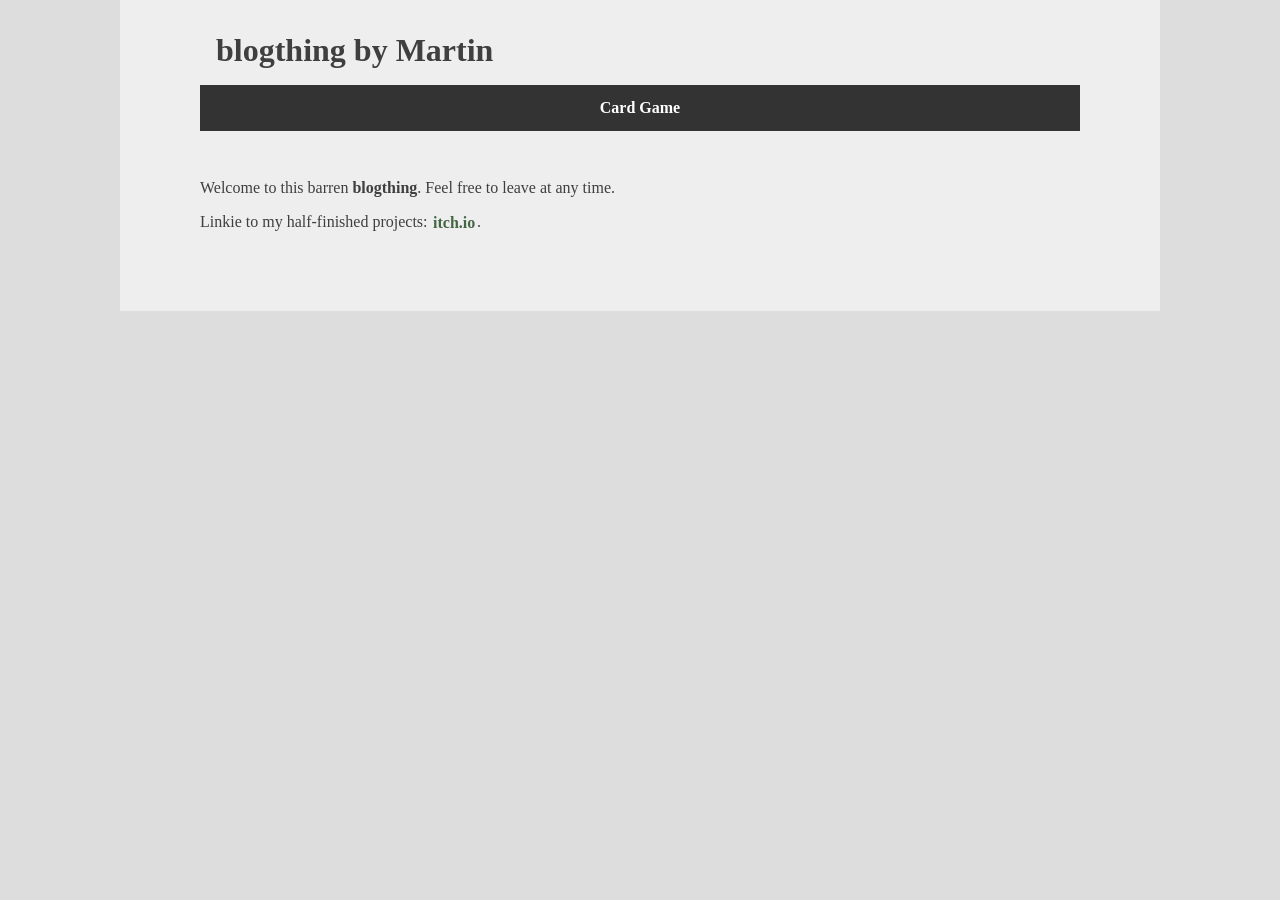
<file: index.html>
<!DOCTYPE html>
<html lang="en">
    <head>
        <meta charset="utf-8">
        <link rel="stylesheet" href="css/style.css">
        <title>blogthing</title>
    </head>

    <body>
        <header>
            <h1 class="hN">blogthing by Martin</h1>
            <div class="navbar">
                <ul>
                    <li><a href="cardgame/index.html">Card Game</a></li>
                </ul>
            </div>
        </header>
        <main>
            <section>
                <p>
                    Welcome to this barren <b>blogthing</b>. Feel free to leave at any time.
                </p>
                <p>
                    Linkie to my half-finished projects: <a
                        href="headless-axolotl.itch.io">itch.io</a>.
                </p>
            </section>
        </main>
        <footer>
        </footer>
    </body>
</html>
</file>
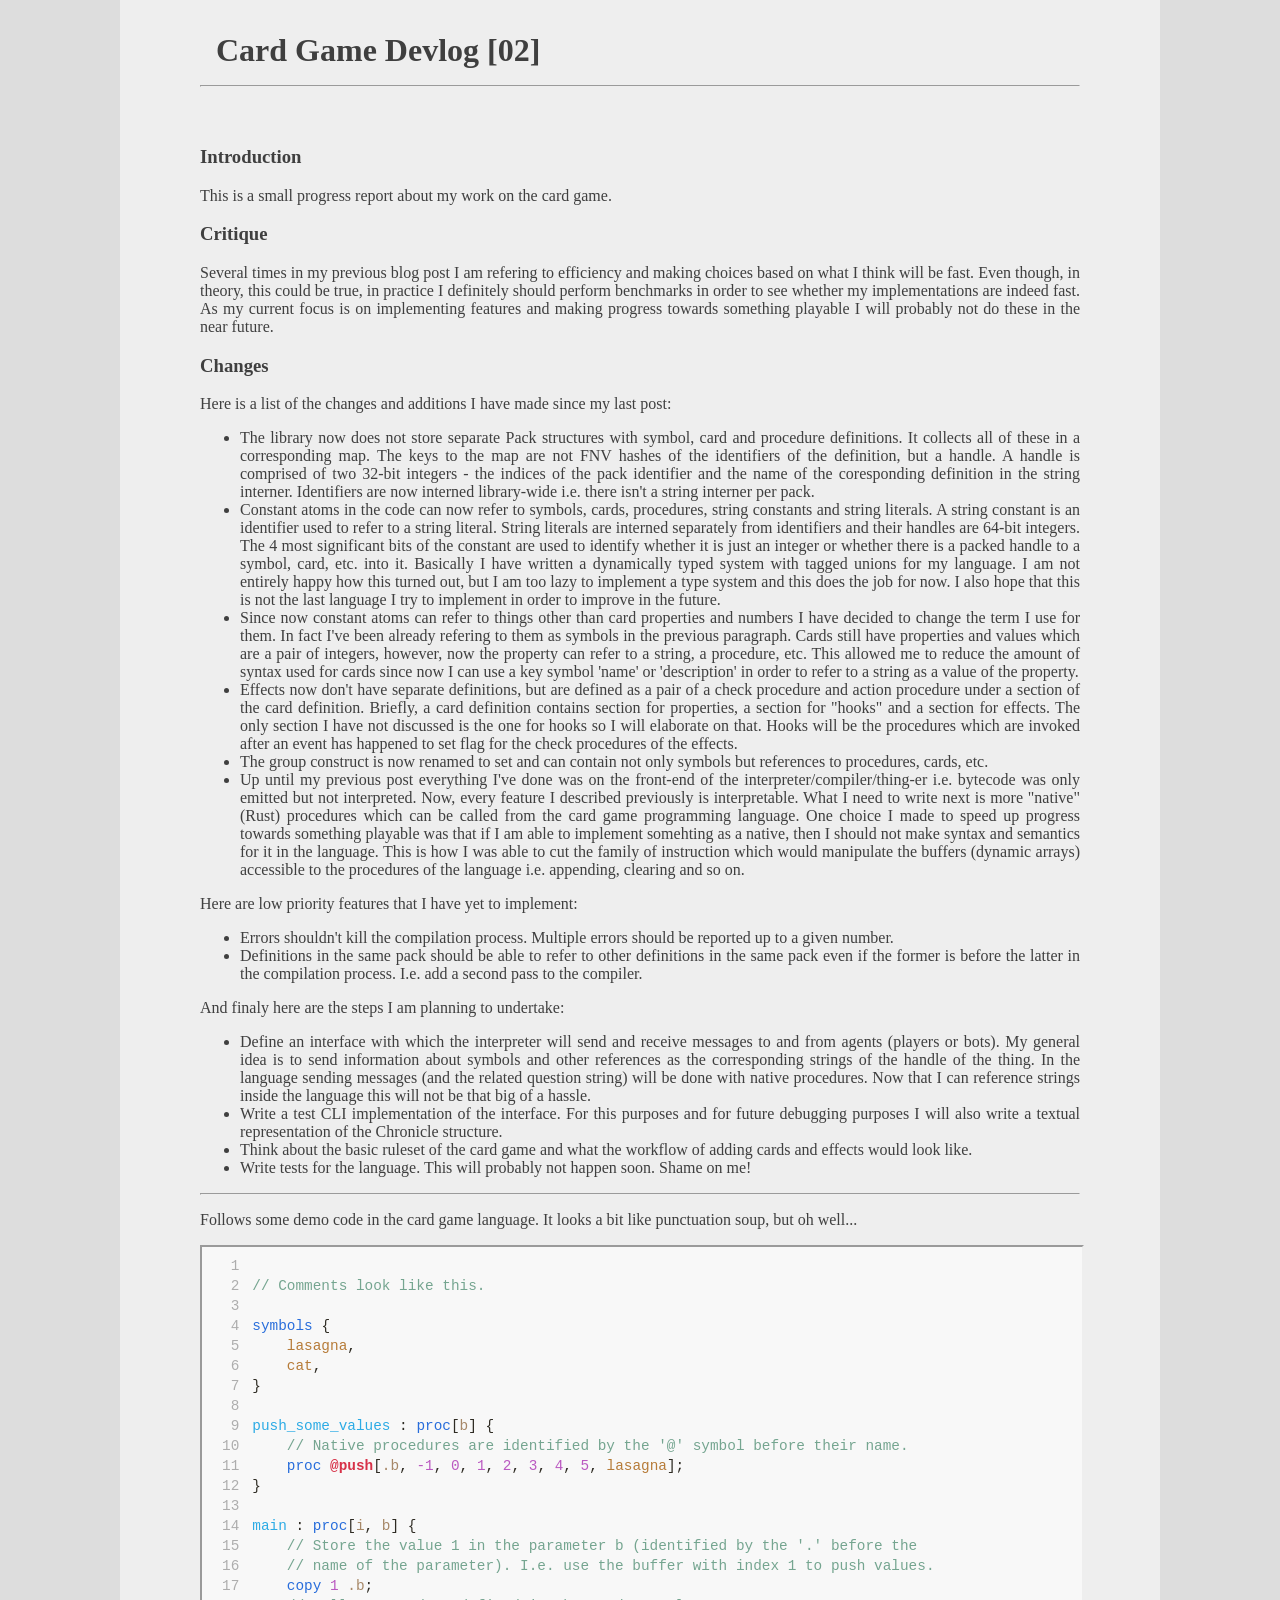
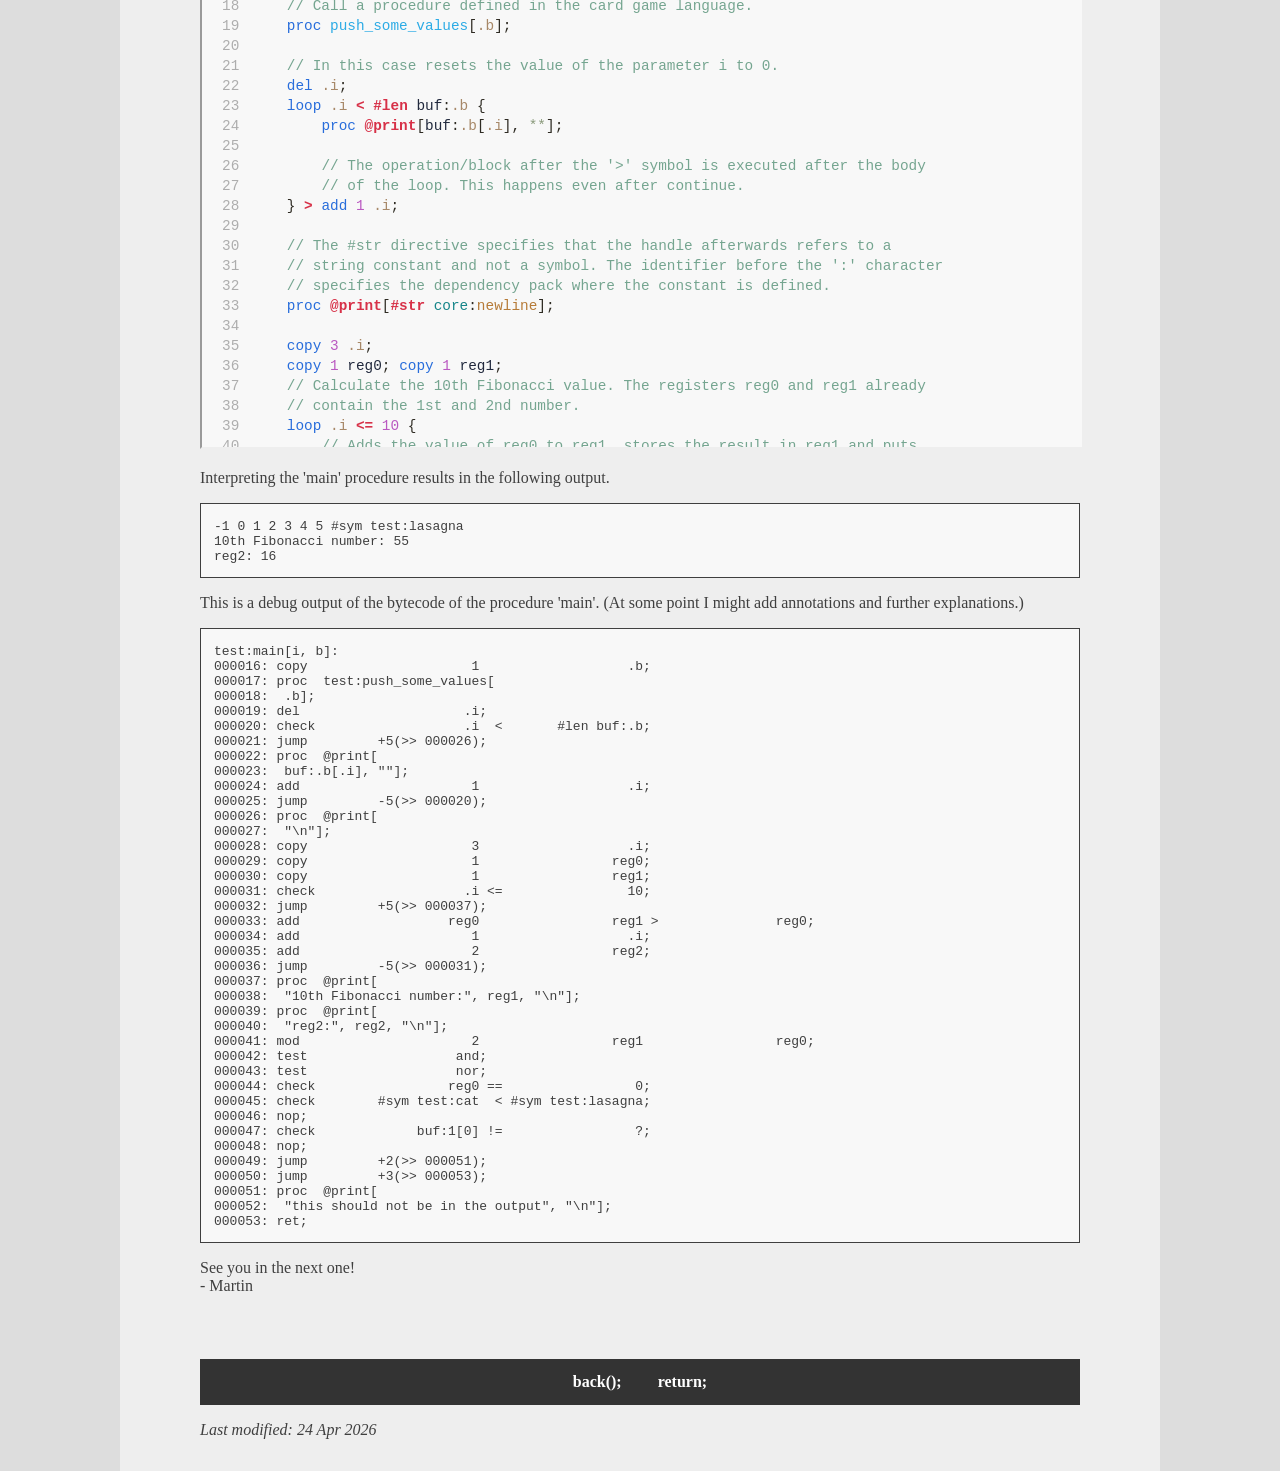
<file: cardgame/update_01.html>
<!DOCTYPE html>
<html lang="en">
    <head>
        <meta charset="utf-8">
        <link rel="stylesheet" href="../css/style.css">
        <title>blogthing: Card Game</title>
        <!-- <script id="MathJax-script" async -->
        <!--     src="https://cdn.jsdelivr.net/npm/mathjax@4/tex-mml-chtml.js"> -->
        <!-- </script> -->
    </head>

    <body>
        <header>
            <h1 class="hN"> Card Game Devlog [02] </h1>
            <hr>
        </header>
        <main>
            <section>
                <h3>
                     Introduction
                </h3>
                <p>
                    This is a small progress report about my work on the card game.
                </p>

                <h3>
                    Critique
                </h3>
                <p>
                    Several times in my previous blog post I am refering to efficiency and making
                    choices based on what I think will be fast. Even though, in theory, this could
                    be true, in practice I definitely should perform benchmarks in order to see
                    whether my implementations are indeed fast. As my current focus is on
                    implementing features and making progress towards something playable I will
                    probably not do these in the near future.
                </p>

                <h3>
                     Changes
                </h3>
                <p>
                    Here is a list of the changes and additions I have made since my last post:
                </p>
                <ul>
                    <li>
                        The library now does not store separate Pack structures with symbol, card
                        and procedure definitions. It collects all of these in a corresponding map.
                        The keys to the map are not FNV hashes of the identifiers of the definition,
                        but a handle. A handle is comprised of two 32-bit integers - the indices of
                        the pack identifier and the name of the coresponding definition in the
                        string interner. Identifiers are now interned library-wide i.e. there isn't
                        a string interner per pack.
                    </li>

                    <li>
                        Constant atoms in the code can now refer to symbols, cards, procedures,
                        string constants and string literals. A string constant is an identifier
                        used to refer to a string literal. String literals are interned separately
                        from identifiers and their handles are 64-bit integers. The 4 most
                        significant bits of the constant are used to identify whether it is just an
                        integer or whether there is a packed handle to a symbol, card, etc. into it.
                        Basically I have written a dynamically typed system with tagged unions for
                        my language. I am not entirely happy how this turned out, but I am too lazy
                        to implement a type system and this does the job for now. I also hope that
                        this is not the last language I try to implement in order to improve in the
                        future.
                    </li>

                    <li>
                        Since now constant atoms can refer to things other than card properties and
                        numbers I have decided to change the term I use for them. In fact I've been
                        already refering to them as symbols in the previous paragraph. Cards still
                        have properties and values which are a pair of integers, however, now the
                        property can refer to a string, a procedure, etc. This allowed me to reduce
                        the amount of syntax used for cards since now I can use a key symbol 'name'
                        or 'description' in order to refer to a string as a value of the property.
                    </li>

                    <li>
                        Effects now don't have separate definitions, but are defined as a pair of a
                        check procedure and action procedure under a section of the card definition.
                        Briefly, a card definition contains section for properties, a section for
                        "hooks" and a section for effects. The only section I have not discussed is
                        the one for hooks so I will elaborate on that. Hooks will be the procedures
                        which are invoked after an event has happened to set flag for the check
                        procedures of the effects.
                    </li>

                    <li>
                        The group construct is now renamed to set and can contain not only symbols
                        but references to procedures, cards, etc.
                    </li>

                    <li>
                        Up until my previous post everything I've done was on the front-end of the
                        interpreter/compiler/thing-er i.e. bytecode was only emitted but not
                        interpreted. Now, every feature I described previously is interpretable.
                        What I need to write next is more "native" (Rust) procedures which can be
                        called from the card game programming language. One choice I made to speed
                        up progress towards something playable was that if I am able to implement
                        somehting as a native, then I should not make syntax and semantics for it in
                        the language. This is how I was able to cut the family of instruction which
                        would manipulate the buffers (dynamic arrays) accessible to the procedures
                        of the language i.e. appending, clearing and so on.
                    </li>
                </ul>

                <p>
                    Here are low priority features that I have yet to implement:
                </p>

                <ul>
                    <li>
                        Errors shouldn't kill the compilation process. Multiple errors should be
                        reported up to a given number.
                    </li>
                    <li>
                        Definitions in the same pack should be able to refer to other definitions in
                        the same pack even if the former is before the latter in the compilation
                        process. I.e. add a second pass to the compiler.
                    </li>
                </ul>

                <p>
                    And finaly here are the steps I am planning to undertake:
                </p>

                <ul>
                    <li>
                        Define an interface with which the interpreter will send and receive
                        messages to and from agents (players or bots). My general idea is to send
                        information about symbols and other references as the corresponding strings
                        of the handle of the thing. In the language sending messages (and the
                        related question string) will be done with native procedures. Now that I can
                        reference strings inside the language this will not be that big of a hassle.
                    </li>
                    <li>
                        Write a test CLI implementation of the interface. For this purposes and for
                        future debugging purposes I will also write a textual representation of the
                        Chronicle structure.
                    </li>
                    <li>
                        Think about the basic ruleset of the card game and what the workflow of
                        adding cards and effects would look like.
                    </li>
                    <li>
                        Write tests for the language. This will probably not happen soon. Shame on
                        me!
                    </li>
                </ul>
            </section>

            <section>
                <hr>
                <p>
                    Follows some demo code in the card game language. It looks a bit like
                    punctuation soup, but oh well...
                </p>
                <iframe class="code_snippet" src="./snippets/text.cg.html"></iframe>

                <p>
                    Interpreting the 'main' procedure results in the following output.
                </p>
<div class="code_block"><pre><code>
-1 0 1 2 3 4 5 #sym test:lasagna 
10th Fibonacci number: 55 
reg2: 16 </code></pre></div>

                <p>
                    This is a debug output of the bytecode of the procedure 'main'. (At some point I
                    might add annotations and further explanations.)
                </p>

<div class="code_block"><pre><code>
test:main[i, b]:
000016: copy                     1                   .b;
000017: proc  test:push_some_values[
000018:  .b];
000019: del                     .i;
000020: check                   .i  &lt;       #len buf:.b;
000021: jump         +5(&gt;&gt; 000026);
000022: proc  @print[
000023:  buf:.b[.i], ""];
000024: add                      1                   .i;
000025: jump         -5(&gt;&gt; 000020);
000026: proc  @print[
000027:  "\n"];
000028: copy                     3                   .i;
000029: copy                     1                 reg0;
000030: copy                     1                 reg1;
000031: check                   .i &lt;=                10;
000032: jump         +5(&gt;&gt; 000037);
000033: add                   reg0                 reg1 &gt;               reg0;
000034: add                      1                   .i;
000035: add                      2                 reg2;
000036: jump         -5(&gt;&gt; 000031);
000037: proc  @print[
000038:  "10th Fibonacci number:", reg1, "\n"];
000039: proc  @print[
000040:  "reg2:", reg2, "\n"];
000041: mod                      2                 reg1                 reg0;
000042: test                   and;
000043: test                   nor;
000044: check                 reg0 ==                 0;
000045: check        #sym test:cat  &lt; #sym test:lasagna;
000046: nop;
000047: check             buf:1[0] !=                 ?;
000048: nop;
000049: jump         +2(&gt;&gt; 000051);
000050: jump         +3(&gt;&gt; 000053);
000051: proc  @print[
000052:  "this should not be in the output", "\n"];
000053: ret;</code></pre></div>

            </section>

            <section>
                <p>
                    See you in the next one!<br/>- Martin
                </p>

            </section>
        </main>

        <footer>
            <div class="navbar">
                <ul>
                    <li><a href="./index.html">back();</a></li>
                    <li><a href="../index.html">return;</a></li>
                </ul>
                <p><i>Last modified: 24 Apr 2026</i></p>
            </div>
        </footer>
    </body>
</html>
</file>
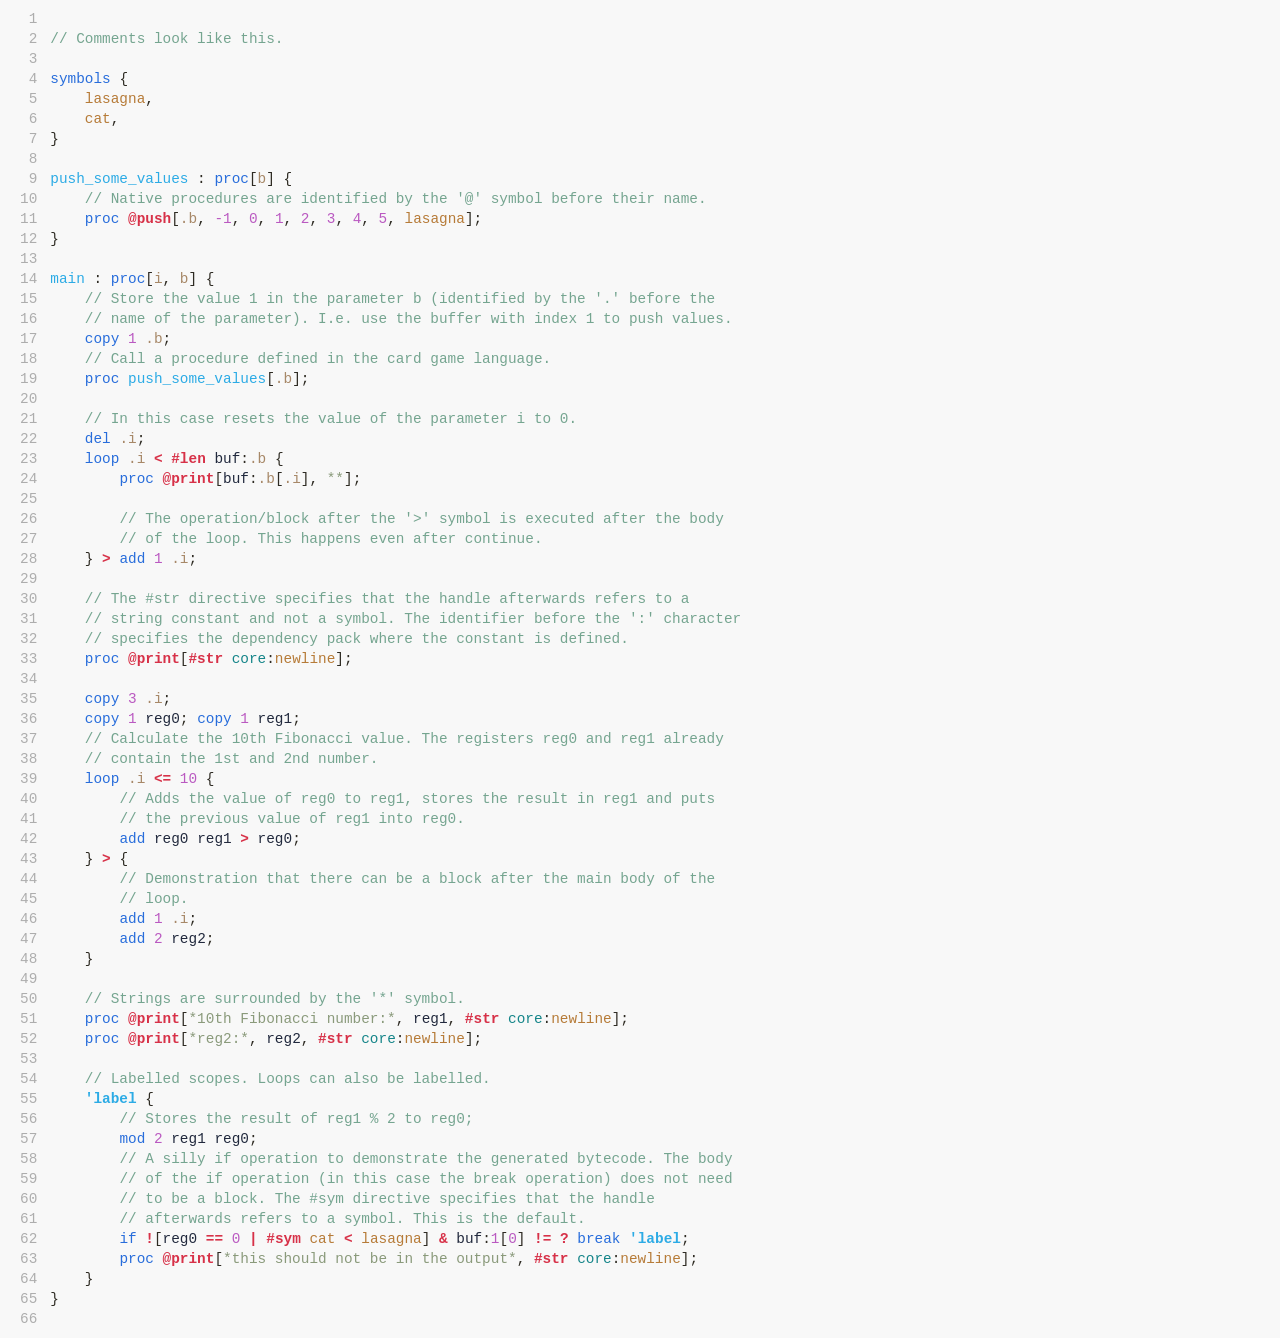
<file: cardgame/snippets/text.cg.html>
<!doctype HTML>
<head>
    <title>text.cg</title>
    <link rel="stylesheet" href="./snippets_style.css">
</head>

<body>

<table>
<tr><td class=line-number>1</td><td class=line>
</td></tr>
<tr><td class=line-number>2</td><td class=line><span class='comment'>// Comments look like this.</span>
</td></tr>
<tr><td class=line-number>3</td><td class=line>
</td></tr>
<tr><td class=line-number>4</td><td class=line><span class='keyword'>symbols</span> <span class='punctuation bracket'>{</span>
</td></tr>
<tr><td class=line-number>5</td><td class=line>    <span class='constant'>lasagna</span><span class='punctuation delimiter'>,</span>
</td></tr>
<tr><td class=line-number>6</td><td class=line>    <span class='constant'>cat</span><span class='punctuation delimiter'>,</span>
</td></tr>
<tr><td class=line-number>7</td><td class=line><span class='punctuation bracket'>}</span>
</td></tr>
<tr><td class=line-number>8</td><td class=line>
</td></tr>
<tr><td class=line-number>9</td><td class=line><span class='function'>push_some_values</span> <span class='punctuation delimiter'>:</span> <span class='keyword'>proc</span><span class='punctuation bracket'>[</span><span class='variable parameter'>b</span><span class='punctuation bracket'>]</span> <span class='punctuation bracket'>{</span>
</td></tr>
<tr><td class=line-number>10</td><td class=line>    <span class='comment'>// Native procedures are identified by the &#39;@&#39; symbol before their name.</span>
</td></tr>
<tr><td class=line-number>11</td><td class=line>    <span class='keyword'>proc</span> <span class='operator'>@push</span><span class='punctuation bracket'>[</span><span class='variable parameter'>.b</span><span class='punctuation delimiter'>,</span> <span class='number'>-1</span><span class='punctuation delimiter'>,</span> <span class='number'>0</span><span class='punctuation delimiter'>,</span> <span class='number'>1</span><span class='punctuation delimiter'>,</span> <span class='number'>2</span><span class='punctuation delimiter'>,</span> <span class='number'>3</span><span class='punctuation delimiter'>,</span> <span class='number'>4</span><span class='punctuation delimiter'>,</span> <span class='number'>5</span><span class='punctuation delimiter'>,</span> <span class='constant'>lasagna</span><span class='punctuation bracket'>]</span><span class='punctuation delimiter'>;</span>
</td></tr>
<tr><td class=line-number>12</td><td class=line><span class='punctuation bracket'>}</span>
</td></tr>
<tr><td class=line-number>13</td><td class=line>
</td></tr>
<tr><td class=line-number>14</td><td class=line><span class='function'>main</span> <span class='punctuation delimiter'>:</span> <span class='keyword'>proc</span><span class='punctuation bracket'>[</span><span class='variable parameter'>i</span><span class='punctuation delimiter'>,</span> <span class='variable parameter'>b</span><span class='punctuation bracket'>]</span> <span class='punctuation bracket'>{</span>
</td></tr>
<tr><td class=line-number>15</td><td class=line>    <span class='comment'>// Store the value 1 in the parameter b (identified by the &#39;.&#39; before the</span>
</td></tr>
<tr><td class=line-number>16</td><td class=line>    <span class='comment'>// name of the parameter). I.e. use the buffer with index 1 to push values.</span>
</td></tr>
<tr><td class=line-number>17</td><td class=line>    <span class='keyword'>copy</span> <span class='number'>1</span> <span class='variable parameter'>.b</span><span class='punctuation delimiter'>;</span>
</td></tr>
<tr><td class=line-number>18</td><td class=line>    <span class='comment'>// Call a procedure defined in the card game language.</span>
</td></tr>
<tr><td class=line-number>19</td><td class=line>    <span class='keyword'>proc</span> <span class='function'>push_some_values</span><span class='punctuation bracket'>[</span><span class='variable parameter'>.b</span><span class='punctuation bracket'>]</span><span class='punctuation delimiter'>;</span>
</td></tr>
<tr><td class=line-number>20</td><td class=line>
</td></tr>
<tr><td class=line-number>21</td><td class=line>    <span class='comment'>// In this case resets the value of the parameter i to 0.</span>
</td></tr>
<tr><td class=line-number>22</td><td class=line>    <span class='keyword'>del</span> <span class='variable parameter'>.i</span><span class='punctuation delimiter'>;</span> 
</td></tr>
<tr><td class=line-number>23</td><td class=line>    <span class='keyword'>loop</span> <span class='variable parameter'>.i</span> <span class='operator'>&lt;</span> <span class='operator'>#len</span> <span class='variable'>buf</span><span class='punctuation delimiter'>:</span><span class='variable parameter'>.b</span> <span class='punctuation bracket'>{</span>
</td></tr>
<tr><td class=line-number>24</td><td class=line>        <span class='keyword'>proc</span> <span class='operator'>@print</span><span class='punctuation bracket'>[</span><span class='variable'>buf</span><span class='punctuation delimiter'>:</span><span class='variable parameter'>.b</span><span class='punctuation bracket'>[</span><span class='variable parameter'>.i</span><span class='punctuation bracket'>]</span><span class='punctuation delimiter'>,</span> <span class='string'>**</span><span class='punctuation bracket'>]</span><span class='punctuation delimiter'>;</span>
</td></tr>
<tr><td class=line-number>25</td><td class=line>
</td></tr>
<tr><td class=line-number>26</td><td class=line>        <span class='comment'>// The operation/block after the &#39;&gt;&#39; symbol is executed after the body</span>
</td></tr>
<tr><td class=line-number>27</td><td class=line>        <span class='comment'>// of the loop. This happens even after continue.</span>
</td></tr>
<tr><td class=line-number>28</td><td class=line>    <span class='punctuation bracket'>}</span> <span class='operator'>&gt;</span> <span class='keyword'>add</span> <span class='number'>1</span> <span class='variable parameter'>.i</span><span class='punctuation delimiter'>;</span>
</td></tr>
<tr><td class=line-number>29</td><td class=line>
</td></tr>
<tr><td class=line-number>30</td><td class=line>    <span class='comment'>// The #str directive specifies that the handle afterwards refers to a</span>
</td></tr>
<tr><td class=line-number>31</td><td class=line>    <span class='comment'>// string constant and not a symbol. The identifier before the &#39;:&#39; character</span>
</td></tr>
<tr><td class=line-number>32</td><td class=line>    <span class='comment'>// specifies the dependency pack where the constant is defined.</span>
</td></tr>
<tr><td class=line-number>33</td><td class=line>    <span class='keyword'>proc</span> <span class='operator'>@print</span><span class='punctuation bracket'>[</span><span class='operator'>#str</span> <span class='module'>core</span><span class='punctuation delimiter'>:</span><span class='constant'>newline</span><span class='punctuation bracket'>]</span><span class='punctuation delimiter'>;</span>
</td></tr>
<tr><td class=line-number>34</td><td class=line>
</td></tr>
<tr><td class=line-number>35</td><td class=line>    <span class='keyword'>copy</span> <span class='number'>3</span> <span class='variable parameter'>.i</span><span class='punctuation delimiter'>;</span>
</td></tr>
<tr><td class=line-number>36</td><td class=line>    <span class='keyword'>copy</span> <span class='number'>1</span> <span class='variable'>reg0</span><span class='punctuation delimiter'>;</span> <span class='keyword'>copy</span> <span class='number'>1</span> <span class='variable'>reg1</span><span class='punctuation delimiter'>;</span>
</td></tr>
<tr><td class=line-number>37</td><td class=line>    <span class='comment'>// Calculate the 10th Fibonacci value. The registers reg0 and reg1 already</span>
</td></tr>
<tr><td class=line-number>38</td><td class=line>    <span class='comment'>// contain the 1st and 2nd number.</span>
</td></tr>
<tr><td class=line-number>39</td><td class=line>    <span class='keyword'>loop</span> <span class='variable parameter'>.i</span> <span class='operator'>&lt;=</span> <span class='number'>10</span> <span class='punctuation bracket'>{</span>
</td></tr>
<tr><td class=line-number>40</td><td class=line>        <span class='comment'>// Adds the value of reg0 to reg1, stores the result in reg1 and puts</span>
</td></tr>
<tr><td class=line-number>41</td><td class=line>        <span class='comment'>// the previous value of reg1 into reg0.</span>
</td></tr>
<tr><td class=line-number>42</td><td class=line>        <span class='keyword'>add</span> <span class='variable'>reg0</span> <span class='variable'>reg1</span> <span class='operator'>&gt;</span> <span class='variable'>reg0</span><span class='punctuation delimiter'>;</span>
</td></tr>
<tr><td class=line-number>43</td><td class=line>    <span class='punctuation bracket'>}</span> <span class='operator'>&gt;</span> <span class='punctuation bracket'>{</span>
</td></tr>
<tr><td class=line-number>44</td><td class=line>        <span class='comment'>// Demonstration that there can be a block after the main body of the</span>
</td></tr>
<tr><td class=line-number>45</td><td class=line>        <span class='comment'>// loop.</span>
</td></tr>
<tr><td class=line-number>46</td><td class=line>        <span class='keyword'>add</span> <span class='number'>1</span> <span class='variable parameter'>.i</span><span class='punctuation delimiter'>;</span>
</td></tr>
<tr><td class=line-number>47</td><td class=line>        <span class='keyword'>add</span> <span class='number'>2</span> <span class='variable'>reg2</span><span class='punctuation delimiter'>;</span>
</td></tr>
<tr><td class=line-number>48</td><td class=line>    <span class='punctuation bracket'>}</span>
</td></tr>
<tr><td class=line-number>49</td><td class=line>
</td></tr>
<tr><td class=line-number>50</td><td class=line>    <span class='comment'>// Strings are surrounded by the &#39;*&#39; symbol.</span>
</td></tr>
<tr><td class=line-number>51</td><td class=line>    <span class='keyword'>proc</span> <span class='operator'>@print</span><span class='punctuation bracket'>[</span><span class='string'>*10th Fibonacci number:*</span><span class='punctuation delimiter'>,</span> <span class='variable'>reg1</span><span class='punctuation delimiter'>,</span> <span class='operator'>#str</span> <span class='module'>core</span><span class='punctuation delimiter'>:</span><span class='constant'>newline</span><span class='punctuation bracket'>]</span><span class='punctuation delimiter'>;</span>
</td></tr>
<tr><td class=line-number>52</td><td class=line>    <span class='keyword'>proc</span> <span class='operator'>@print</span><span class='punctuation bracket'>[</span><span class='string'>*reg2:*</span><span class='punctuation delimiter'>,</span> <span class='variable'>reg2</span><span class='punctuation delimiter'>,</span> <span class='operator'>#str</span> <span class='module'>core</span><span class='punctuation delimiter'>:</span><span class='constant'>newline</span><span class='punctuation bracket'>]</span><span class='punctuation delimiter'>;</span>
</td></tr>
<tr><td class=line-number>53</td><td class=line>
</td></tr>
<tr><td class=line-number>54</td><td class=line>    <span class='comment'>// Labelled scopes. Loops can also be labelled.</span>
</td></tr>
<tr><td class=line-number>55</td><td class=line>    <span class='label'>&#39;label</span> <span class='punctuation bracket'>{</span>
</td></tr>
<tr><td class=line-number>56</td><td class=line>        <span class='comment'>// Stores the result of reg1 % 2 to reg0;</span>
</td></tr>
<tr><td class=line-number>57</td><td class=line>        <span class='keyword'>mod</span> <span class='number'>2</span> <span class='variable'>reg1</span> <span class='variable'>reg0</span><span class='punctuation delimiter'>;</span>
</td></tr>
<tr><td class=line-number>58</td><td class=line>        <span class='comment'>// A silly if operation to demonstrate the generated bytecode. The body</span>
</td></tr>
<tr><td class=line-number>59</td><td class=line>        <span class='comment'>// of the if operation (in this case the break operation) does not need</span>
</td></tr>
<tr><td class=line-number>60</td><td class=line>        <span class='comment'>// to be a block. The #sym directive specifies that the handle</span>
</td></tr>
<tr><td class=line-number>61</td><td class=line>        <span class='comment'>// afterwards refers to a symbol. This is the default.</span>
</td></tr>
<tr><td class=line-number>62</td><td class=line>        <span class='keyword'>if</span> <span class='operator'>!</span><span class='punctuation bracket'>[</span><span class='variable'>reg0</span> <span class='operator'>==</span> <span class='number'>0</span> <span class='operator'>|</span> <span class='operator'>#sym</span> <span class='constant'>cat</span> <span class='operator'>&lt;</span> <span class='constant'>lasagna</span><span class='punctuation bracket'>]</span> <span class='operator'>&amp;</span> <span class='variable'>buf</span><span class='punctuation delimiter'>:</span><span class='number'>1</span><span class='punctuation bracket'>[</span><span class='number'>0</span><span class='punctuation bracket'>]</span> <span class='operator'>!=</span> <span class='constant builtin'>?</span> <span class='keyword'>break</span> <span class='label'>&#39;label</span><span class='punctuation delimiter'>;</span>
</td></tr>
<tr><td class=line-number>63</td><td class=line>        <span class='keyword'>proc</span> <span class='operator'>@print</span><span class='punctuation bracket'>[</span><span class='string'>*this should not be in the output*</span><span class='punctuation delimiter'>,</span> <span class='operator'>#str</span> <span class='module'>core</span><span class='punctuation delimiter'>:</span><span class='constant'>newline</span><span class='punctuation bracket'>]</span><span class='punctuation delimiter'>;</span>
</td></tr>
<tr><td class=line-number>64</td><td class=line>    <span class='punctuation bracket'>}</span>
</td></tr>
<tr><td class=line-number>65</td><td class=line><span class='punctuation bracket'>}</span>
</td></tr>
<tr><td class=line-number>66</td><td class=line>
</td></tr>
</table>

</body>
</file>
<file: css/style.css>
:root {
    --section-color: #eee;
}

html {
    height: 100%;
}

body {
    margin: 0;
    height: 100%;
    font-family: "Consolas";
    text-align: justify;

    color: #3f3f3f;
    background-color: #ddd;
}

header {
    margin: 0 auto;
    padding: 1em 5em 0.01em 5em; 
    max-width: 55em;
    background-color: var(--section-color);
}

main {
    margin: 0 auto;
    padding: 2em 5em;
    max-width: 55em;
    background-color: var(--section-color);
}

section {
    margin: 0 auto;
}

.footnotes {
    font-size: 0.8em;
}

footer {
    margin: 0 auto;
    padding: 1em 5em;
    max-width: 55em;
    background-color: var(--section-color);
}

iframe.code_snippet {
    width: 100%;
    height: 50em;
}

div.code_block {
    background-color: #f8f8f8;
    border: 1px solid #3f3f3f;
}

div.code_block pre {
    margin: 0em 0em 1em 1em;
}

code.inline {
    color: #111;
    font-family: "Consolas", monospace;
    font-size: 0.7em;
    border: 4px solid #bababa;
    border-radius: 5px;
    background-color: #bababa;
}

a {
    padding: 0.1em 0.1em;
    color: #464;
    font-weight: bold;
    text-decoration: none;
}
a:hover {
    background-color: #aaa;
}

.hN {
    margin: 0.5em;
}

.navbar ul {
    list-style-type: none;
    margin: 0;
    padding: 0;
    overflow: hidden;
    background-color: #333333;
    text-align: center;
}
.navbar ul li {
    display: inline-block;
    margin: 0 auto;
    max-width: 20em;
}
.navbar ul li a {
    display: block;
    color: white;
    text-align: center;
    padding: 14px 16px;
    text-decoration: none;
}
.navbar ul li a:hover {
    background-color: #111111;
}
</file>
<file: cardgame/snippets/snippets_style.css>
body {
    font-family: "Consolas", monospace;
    font-weight: 500;
    font-size: .9em;
    background-color: #f8f8f8;
}

.line-number {
    user-select: none;
    text-align: right;
    /* color: rgba(27,31,35,.3); */
    color: rgba(0,0,0,.3);
    padding: 0 10px;
}

.line {
    white-space: pre;
}

/* .attribute { font-style: italic;color: #af0000; } */
.comment { color: #75a590; }
.constant { color: #b67b38; }
.constant.builtin { font-weight: bold;color: #d73148; }
.function { color: #2cabe5; }
.function.builtin { font-weight: bold;color: #d73148; }
.keyword { color: #286ddb; }
.label { font-weight: bold; color: #2cabe5; }
.module { color: #158589; } /* #8ea4a2 */
.number { color: #ba59c1; }
.operator { font-weight: bold; color: #d73148; }
/* .property { color: #af0000; } */
/* .property.builtin { font-weight: bold;color: #af0000; } */
.punctuation           { color: #2e2b23; }
.punctuation.bracket   { color: #2e2b23; }
.punctuation.delimiter { color: #2e2b23; }
.punctuation.special   { color: #2e2b23; }
.string { color: #8a9a7b; }
.string.special { color: #8a9a7b; }
/* .tag { color: #000087; } */
.type { color: #158589; }
/* .type.builtin { font-weight: bold;color: #005f5f; } */
.variable { color: #21293d; }
/* .variable.builtin { font-weight: bold;color: #d0d0d0; } */
.variable.parameter { color: #a78868; }
</file>
